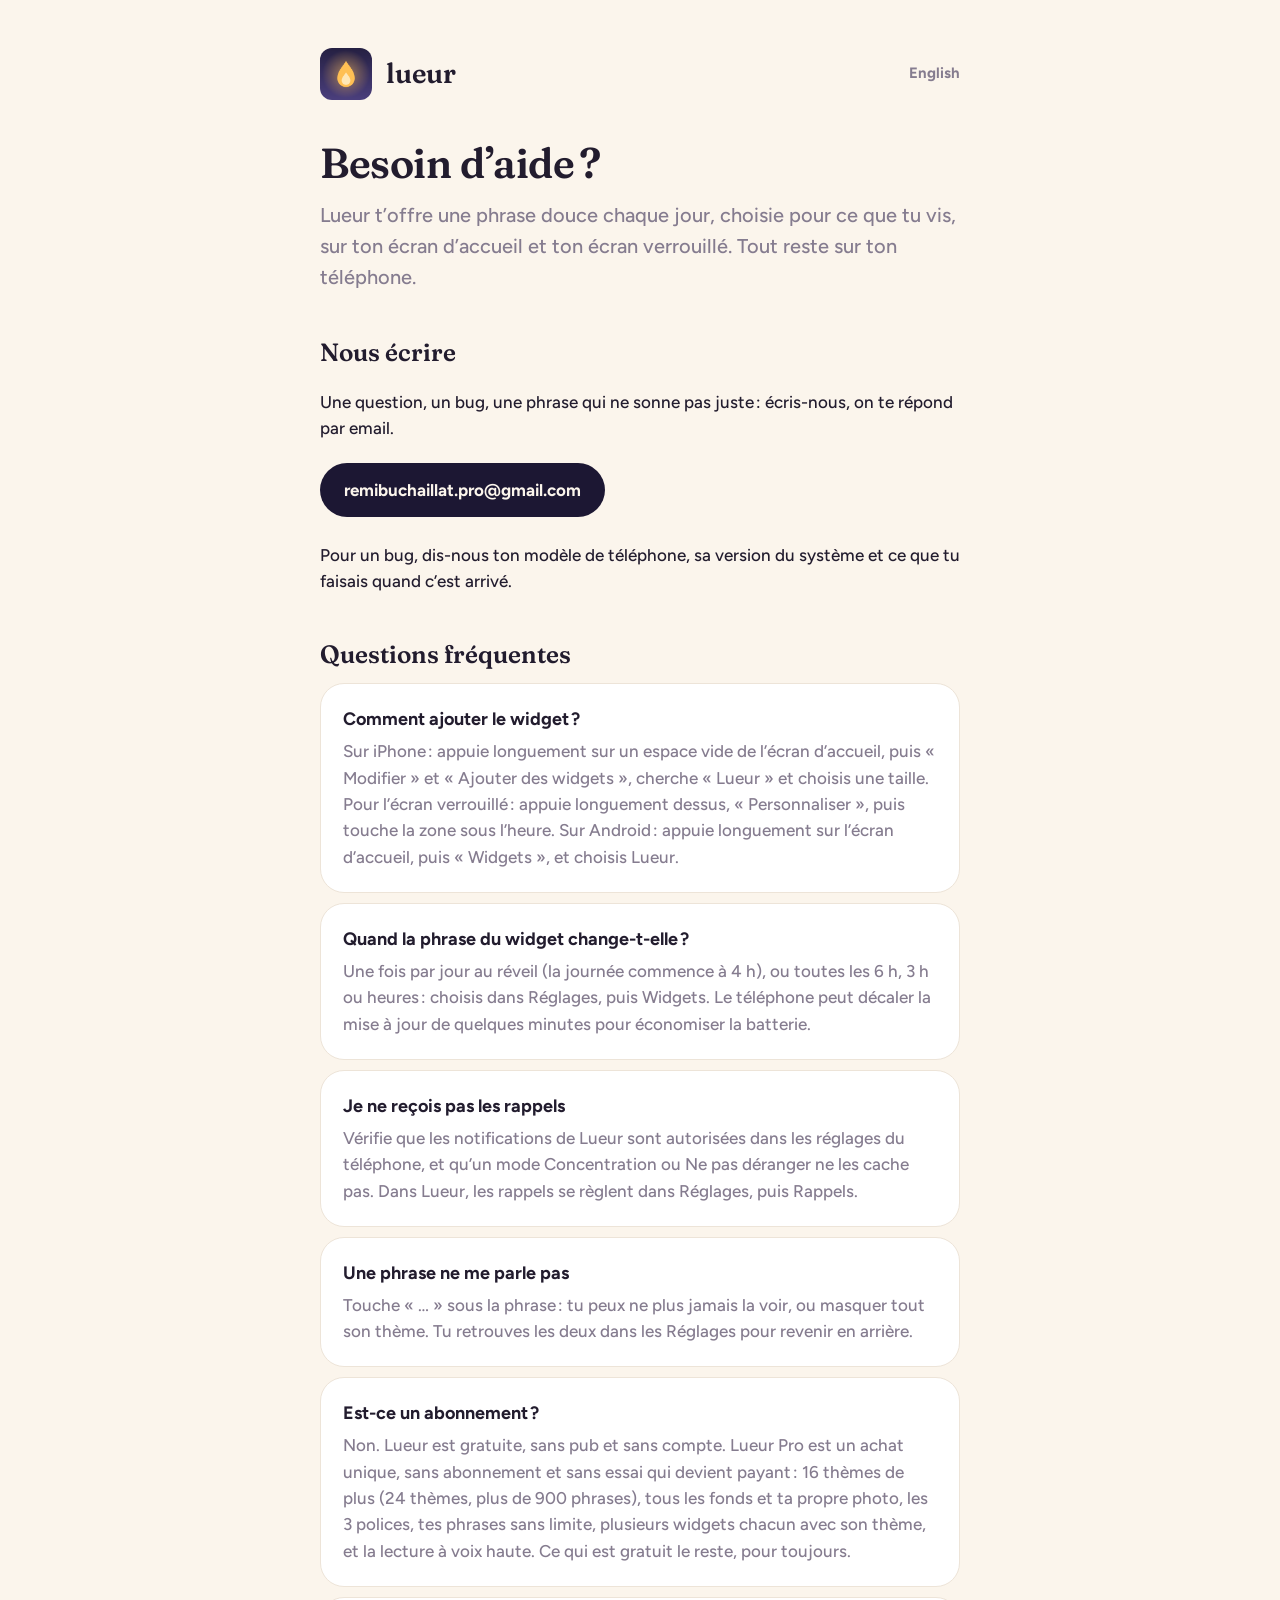
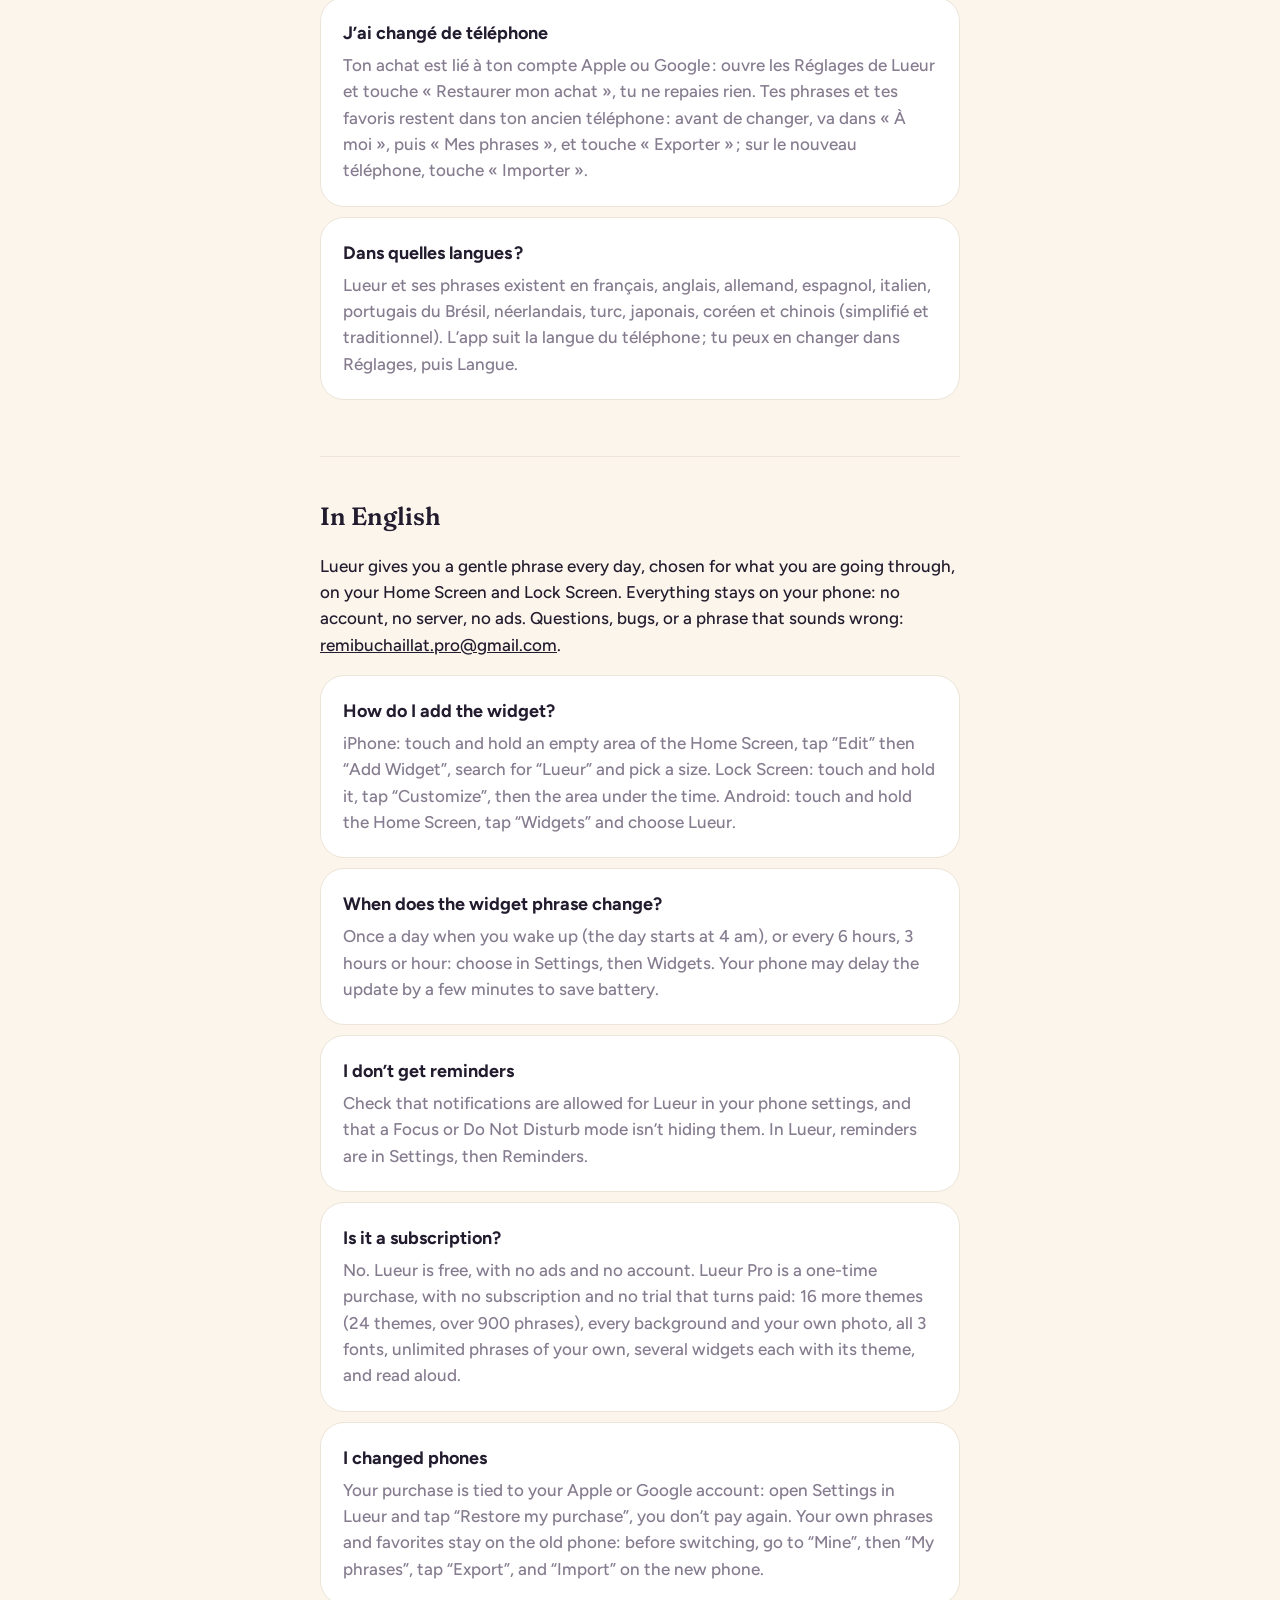
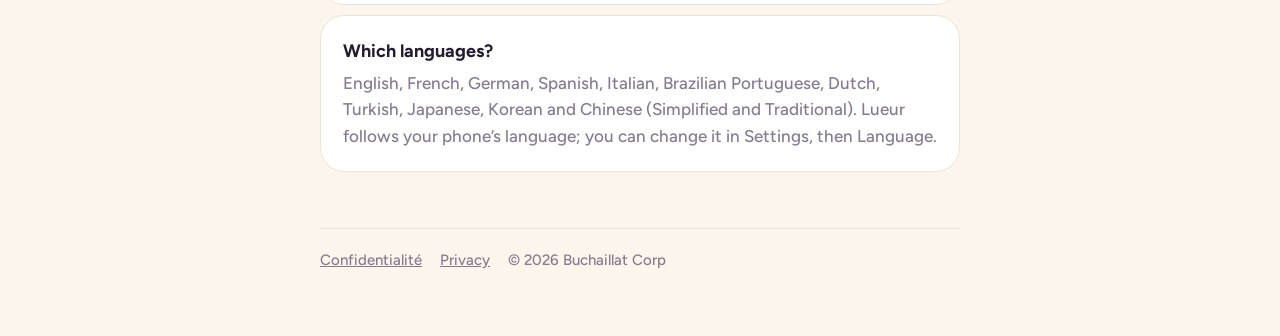
<file: index.html>
<!doctype html>
<html lang="fr">
<head>
  <meta charset="utf-8">
  <meta name="viewport" content="width=device-width, initial-scale=1">
  <title>Lueur · Support</title>
  <meta name="description" content="Aide et contact pour Lueur, une phrase douce chaque jour sur ton écran. Help and contact for Lueur.">
  <link rel="icon" href="icon.png">
  <link rel="stylesheet" href="style.css">
</head>
<body>
<main>
  <header>
    <img src="icon.png" alt="">
    <a href="./">lueur</a>
    <nav><a href="#english" lang="en">English</a></nav>
  </header>

  <h1>Besoin d’aide ?</h1>
  <p class="lead">Lueur t’offre une phrase douce chaque jour, choisie pour ce que tu vis, sur ton écran d’accueil et ton écran verrouillé. Tout reste sur ton téléphone.</p>

  <h2>Nous écrire</h2>
  <p>Une question, un bug, une phrase qui ne sonne pas juste : écris-nous, on te répond par email.</p>
  <a class="contact" href="mailto:remibuchaillat.pro@gmail.com?subject=Lueur">remibuchaillat.pro@gmail.com</a>
  <p>Pour un bug, dis-nous ton modèle de téléphone, sa version du système et ce que tu faisais quand c’est arrivé.</p>

  <h2>Questions fréquentes</h2>

  <div class="card">
    <h3>Comment ajouter le widget ?</h3>
    <p>Sur iPhone : appuie longuement sur un espace vide de l’écran d’accueil, puis « Modifier » et « Ajouter des widgets », cherche « Lueur » et choisis une taille. Pour l’écran verrouillé : appuie longuement dessus, « Personnaliser », puis touche la zone sous l’heure. Sur Android : appuie longuement sur l’écran d’accueil, puis « Widgets », et choisis Lueur.</p>
  </div>

  <div class="card">
    <h3>Quand la phrase du widget change-t-elle ?</h3>
    <p>Une fois par jour au réveil (la journée commence à 4 h), ou toutes les 6 h, 3 h ou heures : choisis dans Réglages, puis Widgets. Le téléphone peut décaler la mise à jour de quelques minutes pour économiser la batterie.</p>
  </div>

  <div class="card">
    <h3>Je ne reçois pas les rappels</h3>
    <p>Vérifie que les notifications de Lueur sont autorisées dans les réglages du téléphone, et qu’un mode Concentration ou Ne pas déranger ne les cache pas. Dans Lueur, les rappels se règlent dans Réglages, puis Rappels.</p>
  </div>

  <div class="card">
    <h3>Une phrase ne me parle pas</h3>
    <p>Touche « … » sous la phrase : tu peux ne plus jamais la voir, ou masquer tout son thème. Tu retrouves les deux dans les Réglages pour revenir en arrière.</p>
  </div>

  <div class="card">
    <h3>Est-ce un abonnement ?</h3>
    <p>Non. Lueur est gratuite, sans pub et sans compte. Lueur Pro est un achat unique, sans abonnement et sans essai qui devient payant : 16 thèmes de plus (24 thèmes, plus de 900 phrases), tous les fonds et ta propre photo, les 3 polices, tes phrases sans limite, plusieurs widgets chacun avec son thème, et la lecture à voix haute. Ce qui est gratuit le reste, pour toujours.</p>
  </div>

  <div class="card">
    <h3>J’ai changé de téléphone</h3>
    <p>Ton achat est lié à ton compte Apple ou Google : ouvre les Réglages de Lueur et touche « Restaurer mon achat », tu ne repaies rien. Tes phrases et tes favoris restent dans ton ancien téléphone : avant de changer, va dans « À moi », puis « Mes phrases », et touche « Exporter » ; sur le nouveau téléphone, touche « Importer ».</p>
  </div>

  <div class="card">
    <h3>Dans quelles langues ?</h3>
    <p>Lueur et ses phrases existent en français, anglais, allemand, espagnol, italien, portugais du Brésil, néerlandais, turc, japonais, coréen et chinois (simplifié et traditionnel). L’app suit la langue du téléphone ; tu peux en changer dans Réglages, puis Langue.</p>
  </div>

  <hr>
  <h2 id="english" lang="en">In English</h2>
  <div lang="en">
    <p>Lueur gives you a gentle phrase every day, chosen for what you are going through, on your Home Screen and Lock Screen. Everything stays on your phone: no account, no server, no ads. Questions, bugs, or a phrase that sounds wrong: <a href="mailto:remibuchaillat.pro@gmail.com?subject=Lueur">remibuchaillat.pro@gmail.com</a>.</p>

    <div class="card">
      <h3>How do I add the widget?</h3>
      <p>iPhone: touch and hold an empty area of the Home Screen, tap “Edit” then “Add Widget”, search for “Lueur” and pick a size. Lock Screen: touch and hold it, tap “Customize”, then the area under the time. Android: touch and hold the Home Screen, tap “Widgets” and choose Lueur.</p>
    </div>
    <div class="card">
      <h3>When does the widget phrase change?</h3>
      <p>Once a day when you wake up (the day starts at 4 am), or every 6 hours, 3 hours or hour: choose in Settings, then Widgets. Your phone may delay the update by a few minutes to save battery.</p>
    </div>
    <div class="card">
      <h3>I don’t get reminders</h3>
      <p>Check that notifications are allowed for Lueur in your phone settings, and that a Focus or Do Not Disturb mode isn’t hiding them. In Lueur, reminders are in Settings, then Reminders.</p>
    </div>
    <div class="card">
      <h3>Is it a subscription?</h3>
      <p>No. Lueur is free, with no ads and no account. Lueur Pro is a one-time purchase, with no subscription and no trial that turns paid: 16 more themes (24 themes, over 900 phrases), every background and your own photo, all 3 fonts, unlimited phrases of your own, several widgets each with its theme, and read aloud.</p>
    </div>
    <div class="card">
      <h3>I changed phones</h3>
      <p>Your purchase is tied to your Apple or Google account: open Settings in Lueur and tap “Restore my purchase”, you don’t pay again. Your own phrases and favorites stay on the old phone: before switching, go to “Mine”, then “My phrases”, tap “Export”, and “Import” on the new phone.</p>
    </div>
    <div class="card">
      <h3>Which languages?</h3>
      <p>English, French, German, Spanish, Italian, Brazilian Portuguese, Dutch, Turkish, Japanese, Korean and Chinese (Simplified and Traditional). Lueur follows your phone’s language; you can change it in Settings, then Language.</p>
    </div>
  </div>

  <footer>
    <a href="confidentialite.html">Confidentialité</a>
    <a href="privacy.html" lang="en">Privacy</a>
    <span>© 2026 Buchaillat Corp</span>
  </footer>
</main>
</body>
</html>
</file>
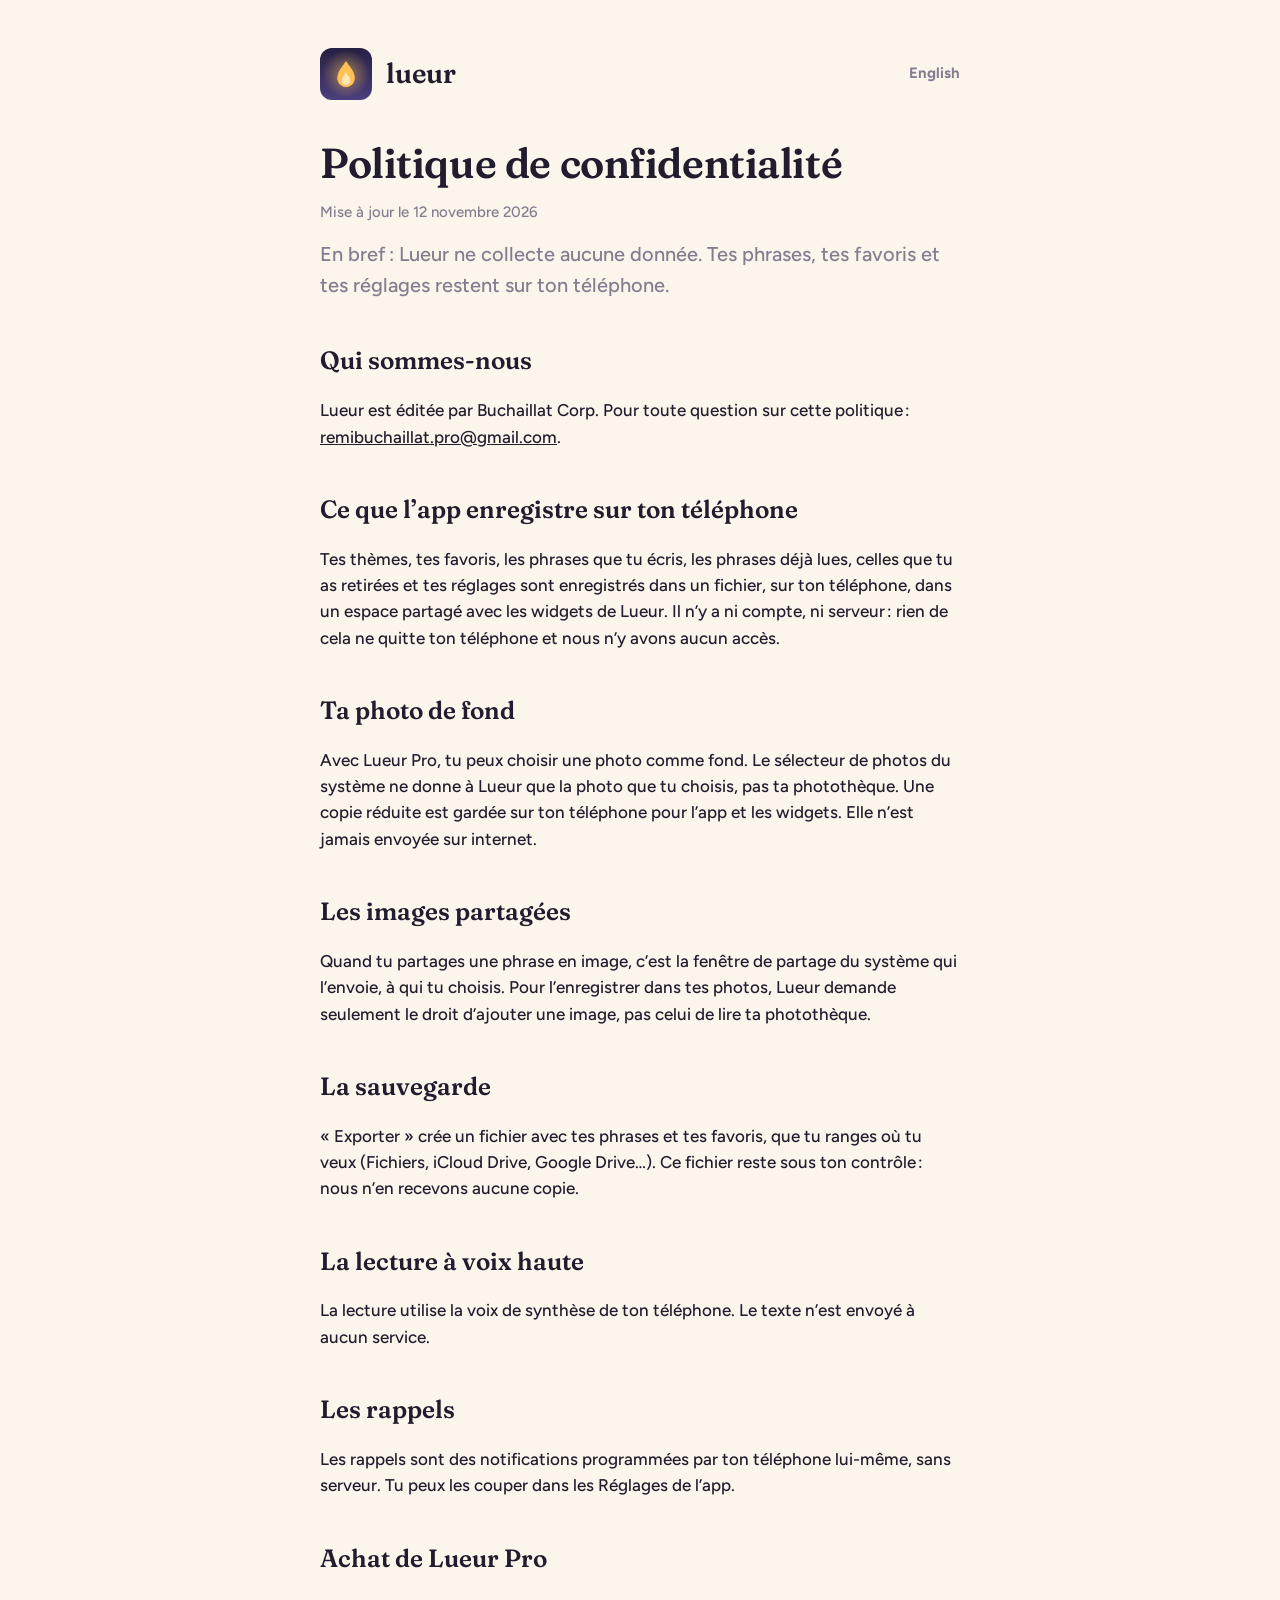
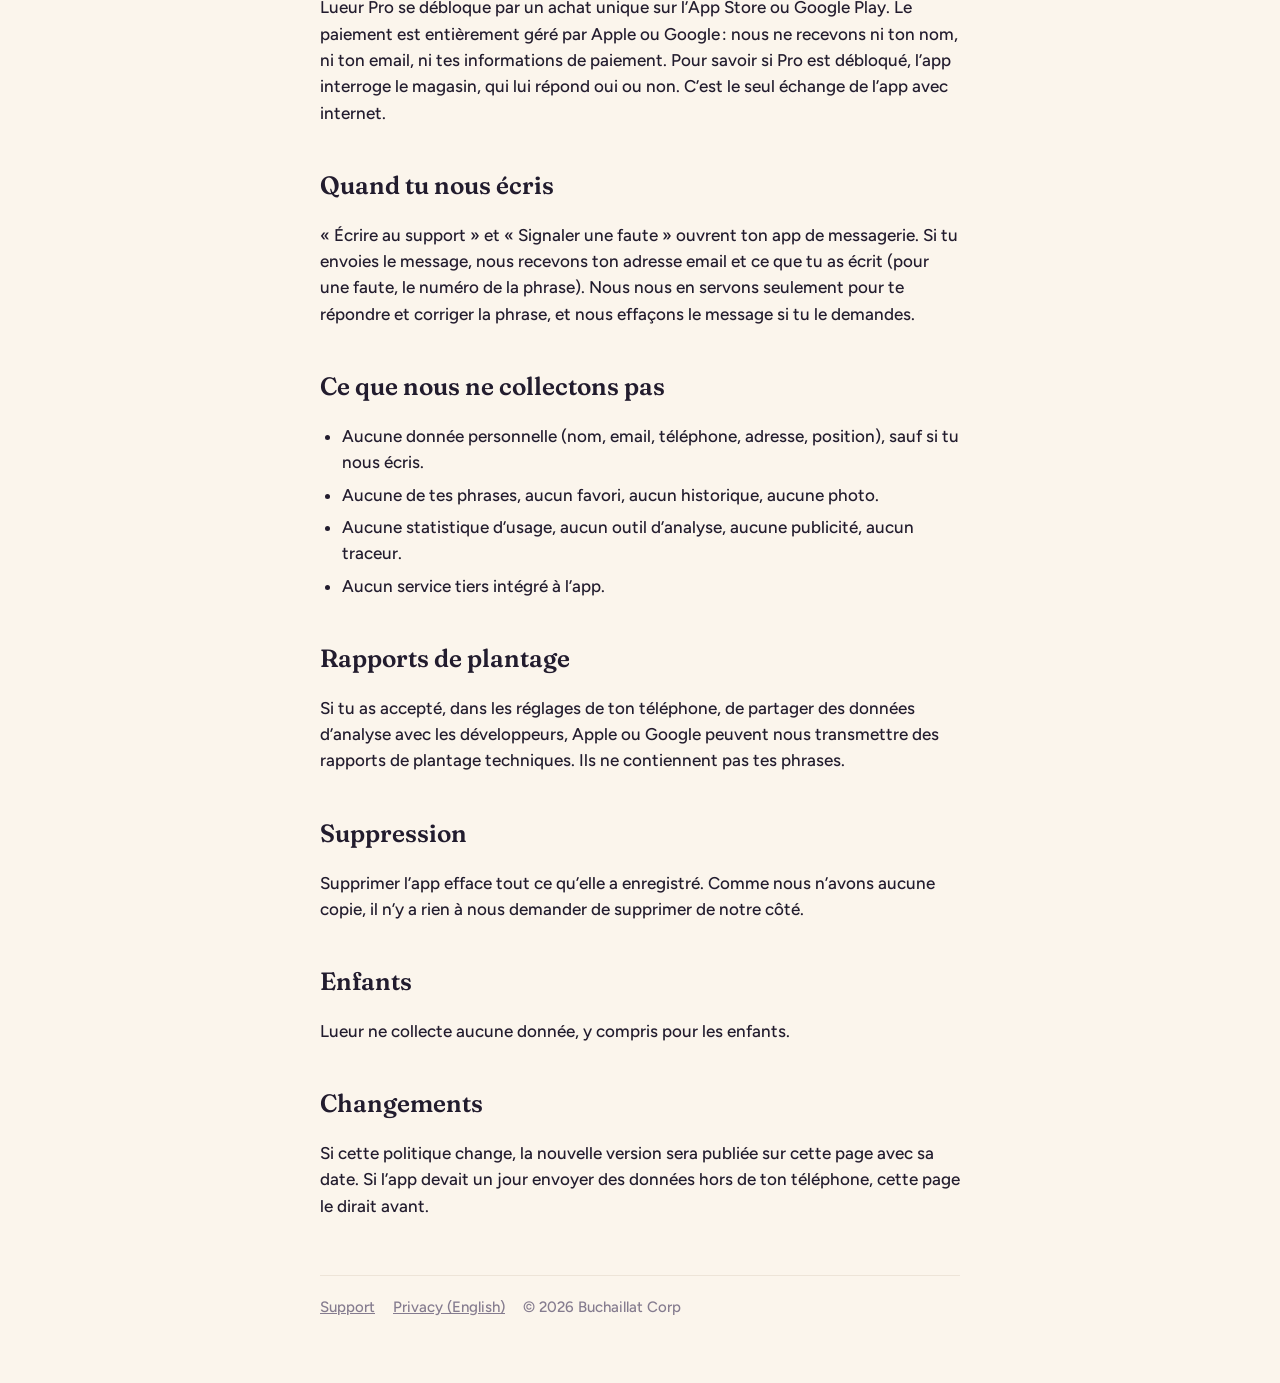
<file: confidentialite.html>
<!doctype html>
<html lang="fr">
<head>
  <meta charset="utf-8">
  <meta name="viewport" content="width=device-width, initial-scale=1">
  <title>Lueur · Confidentialité</title>
  <meta name="description" content="Politique de confidentialité de Lueur : aucune donnée collectée, tout reste sur ton téléphone.">
  <link rel="icon" href="icon.png">
  <link rel="stylesheet" href="style.css">
</head>
<body>
<main>
  <header>
    <img src="icon.png" alt="">
    <a href="./">lueur</a>
    <nav><a href="privacy.html" lang="en">English</a></nav>
  </header>

  <h1>Politique de confidentialité</h1>
  <p class="date">Mise à jour le 12 novembre 2026</p>
  <p class="lead">En bref : Lueur ne collecte aucune donnée. Tes phrases, tes favoris et tes réglages restent sur ton téléphone.</p>

  <h2>Qui sommes-nous</h2>
  <p>Lueur est éditée par Buchaillat Corp. Pour toute question sur cette politique : <a href="mailto:remibuchaillat.pro@gmail.com">remibuchaillat.pro@gmail.com</a>.</p>

  <h2>Ce que l’app enregistre sur ton téléphone</h2>
  <p>Tes thèmes, tes favoris, les phrases que tu écris, les phrases déjà lues, celles que tu as retirées et tes réglages sont enregistrés dans un fichier, sur ton téléphone, dans un espace partagé avec les widgets de Lueur. Il n’y a ni compte, ni serveur : rien de cela ne quitte ton téléphone et nous n’y avons aucun accès.</p>

  <h2>Ta photo de fond</h2>
  <p>Avec Lueur Pro, tu peux choisir une photo comme fond. Le sélecteur de photos du système ne donne à Lueur que la photo que tu choisis, pas ta photothèque. Une copie réduite est gardée sur ton téléphone pour l’app et les widgets. Elle n’est jamais envoyée sur internet.</p>

  <h2>Les images partagées</h2>
  <p>Quand tu partages une phrase en image, c’est la fenêtre de partage du système qui l’envoie, à qui tu choisis. Pour l’enregistrer dans tes photos, Lueur demande seulement le droit d’ajouter une image, pas celui de lire ta photothèque.</p>

  <h2>La sauvegarde</h2>
  <p>« Exporter » crée un fichier avec tes phrases et tes favoris, que tu ranges où tu veux (Fichiers, iCloud Drive, Google Drive…). Ce fichier reste sous ton contrôle : nous n’en recevons aucune copie.</p>

  <h2>La lecture à voix haute</h2>
  <p>La lecture utilise la voix de synthèse de ton téléphone. Le texte n’est envoyé à aucun service.</p>

  <h2>Les rappels</h2>
  <p>Les rappels sont des notifications programmées par ton téléphone lui-même, sans serveur. Tu peux les couper dans les Réglages de l’app.</p>

  <h2>Achat de Lueur Pro</h2>
  <p>Lueur Pro se débloque par un achat unique sur l’App Store ou Google Play. Le paiement est entièrement géré par Apple ou Google : nous ne recevons ni ton nom, ni ton email, ni tes informations de paiement. Pour savoir si Pro est débloqué, l’app interroge le magasin, qui lui répond oui ou non. C’est le seul échange de l’app avec internet.</p>

  <h2>Quand tu nous écris</h2>
  <p>« Écrire au support » et « Signaler une faute » ouvrent ton app de messagerie. Si tu envoies le message, nous recevons ton adresse email et ce que tu as écrit (pour une faute, le numéro de la phrase). Nous nous en servons seulement pour te répondre et corriger la phrase, et nous effaçons le message si tu le demandes.</p>

  <h2>Ce que nous ne collectons pas</h2>
  <ul>
    <li>Aucune donnée personnelle (nom, email, téléphone, adresse, position), sauf si tu nous écris.</li>
    <li>Aucune de tes phrases, aucun favori, aucun historique, aucune photo.</li>
    <li>Aucune statistique d’usage, aucun outil d’analyse, aucune publicité, aucun traceur.</li>
    <li>Aucun service tiers intégré à l’app.</li>
  </ul>

  <h2>Rapports de plantage</h2>
  <p>Si tu as accepté, dans les réglages de ton téléphone, de partager des données d’analyse avec les développeurs, Apple ou Google peuvent nous transmettre des rapports de plantage techniques. Ils ne contiennent pas tes phrases.</p>

  <h2>Suppression</h2>
  <p>Supprimer l’app efface tout ce qu’elle a enregistré. Comme nous n’avons aucune copie, il n’y a rien à nous demander de supprimer de notre côté.</p>

  <h2>Enfants</h2>
  <p>Lueur ne collecte aucune donnée, y compris pour les enfants.</p>

  <h2>Changements</h2>
  <p>Si cette politique change, la nouvelle version sera publiée sur cette page avec sa date. Si l’app devait un jour envoyer des données hors de ton téléphone, cette page le dirait avant.</p>

  <footer>
    <a href="./">Support</a>
    <a href="privacy.html" lang="en">Privacy (English)</a>
    <span>© 2026 Buchaillat Corp</span>
  </footer>
</main>
</body>
</html>
</file>
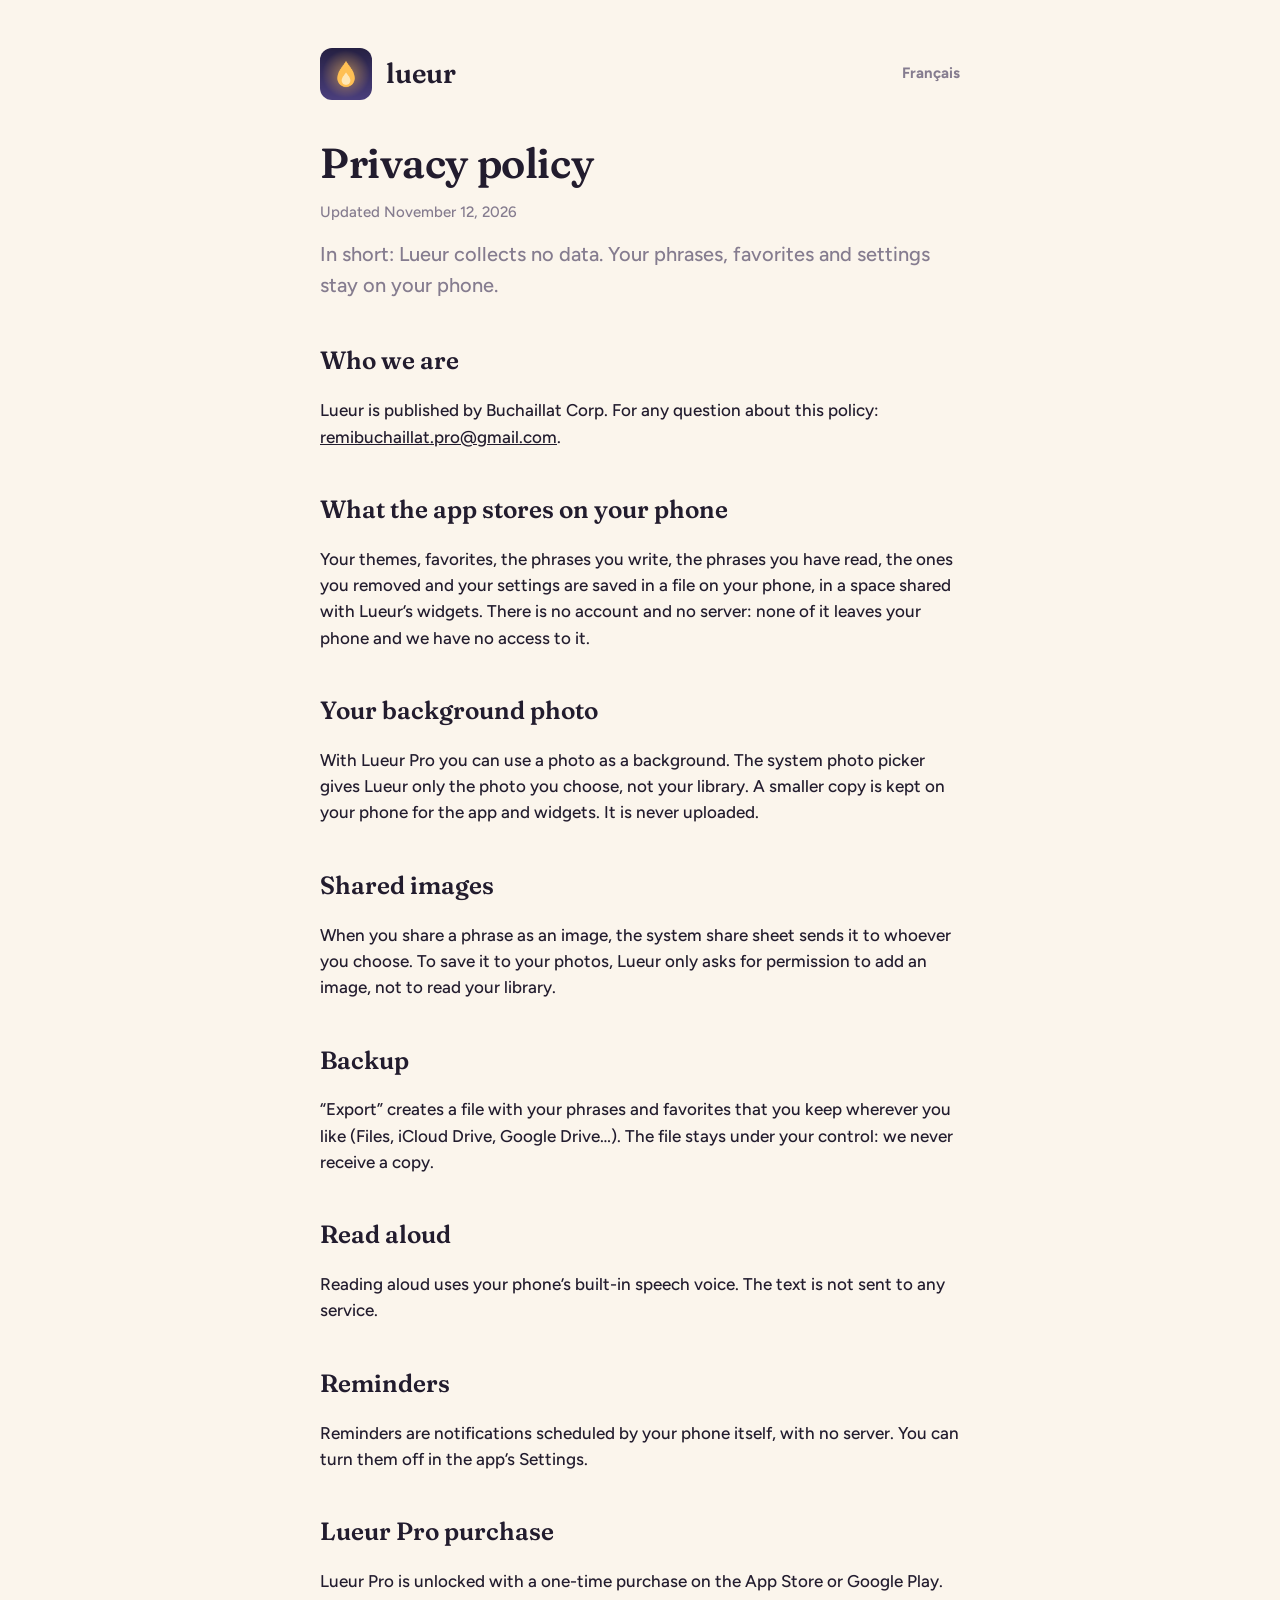
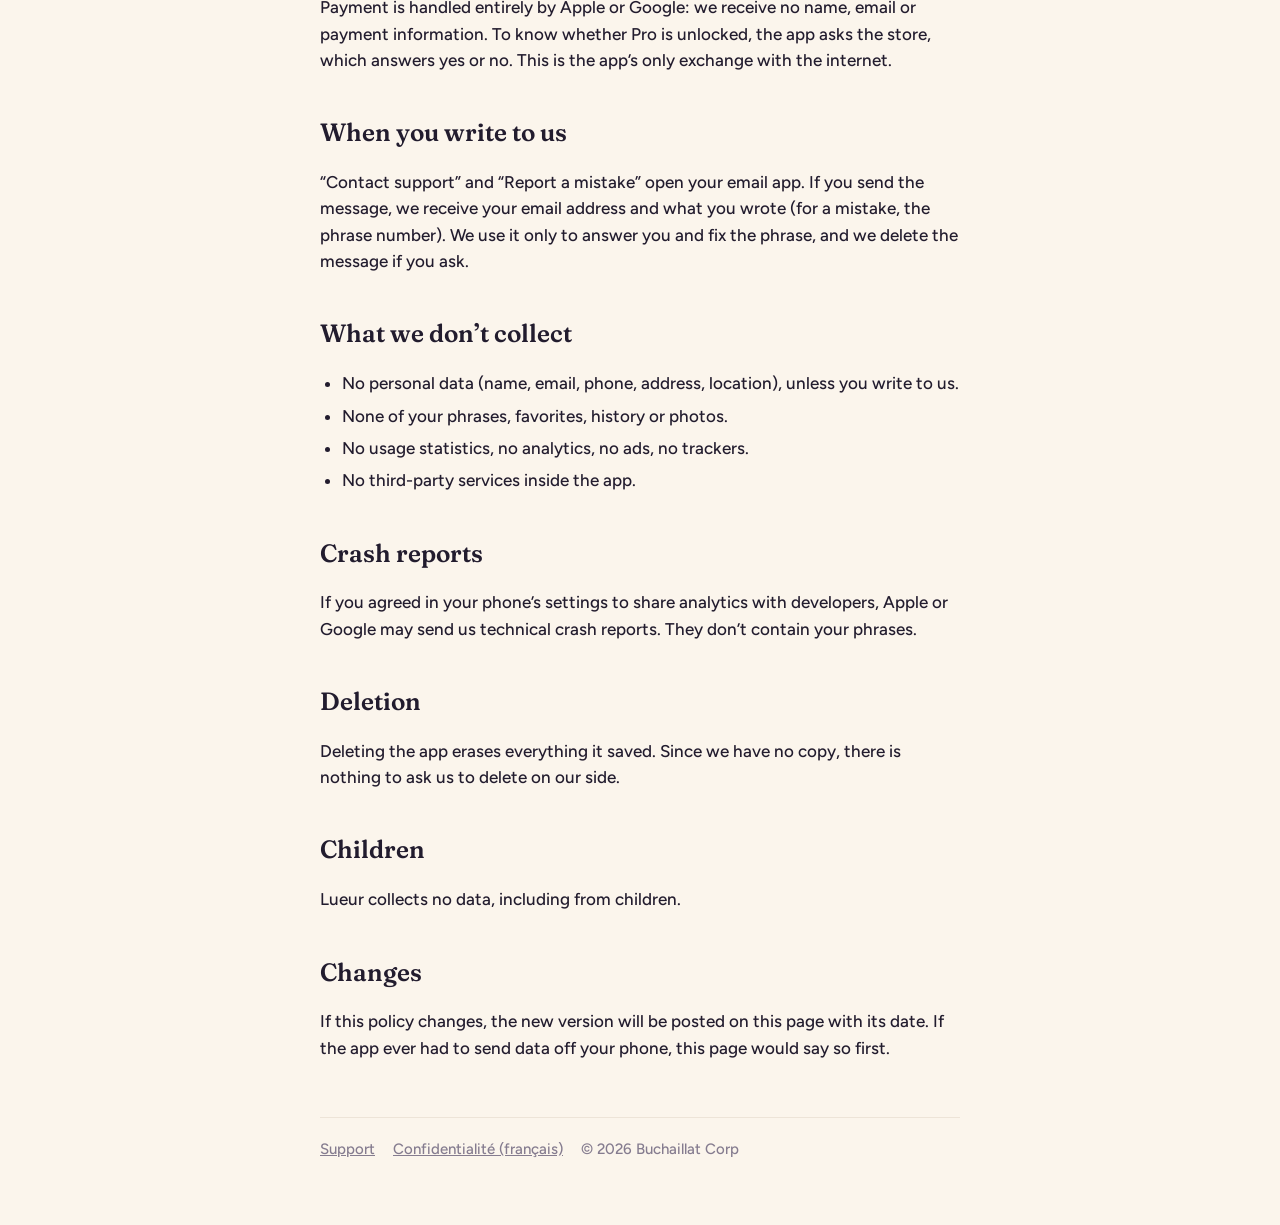
<file: privacy.html>
<!doctype html>
<html lang="en">
<head>
  <meta charset="utf-8">
  <meta name="viewport" content="width=device-width, initial-scale=1">
  <title>Lueur · Privacy</title>
  <meta name="description" content="Lueur privacy policy: no data collected, everything stays on your phone.">
  <link rel="icon" href="icon.png">
  <link rel="stylesheet" href="style.css">
</head>
<body>
<main>
  <header>
    <img src="icon.png" alt="">
    <a href="./">lueur</a>
    <nav><a href="confidentialite.html" lang="fr">Français</a></nav>
  </header>

  <h1>Privacy policy</h1>
  <p class="date">Updated November 12, 2026</p>
  <p class="lead">In short: Lueur collects no data. Your phrases, favorites and settings stay on your phone.</p>

  <h2>Who we are</h2>
  <p>Lueur is published by Buchaillat Corp. For any question about this policy: <a href="mailto:remibuchaillat.pro@gmail.com">remibuchaillat.pro@gmail.com</a>.</p>

  <h2>What the app stores on your phone</h2>
  <p>Your themes, favorites, the phrases you write, the phrases you have read, the ones you removed and your settings are saved in a file on your phone, in a space shared with Lueur’s widgets. There is no account and no server: none of it leaves your phone and we have no access to it.</p>

  <h2>Your background photo</h2>
  <p>With Lueur Pro you can use a photo as a background. The system photo picker gives Lueur only the photo you choose, not your library. A smaller copy is kept on your phone for the app and widgets. It is never uploaded.</p>

  <h2>Shared images</h2>
  <p>When you share a phrase as an image, the system share sheet sends it to whoever you choose. To save it to your photos, Lueur only asks for permission to add an image, not to read your library.</p>

  <h2>Backup</h2>
  <p>“Export” creates a file with your phrases and favorites that you keep wherever you like (Files, iCloud Drive, Google Drive…). The file stays under your control: we never receive a copy.</p>

  <h2>Read aloud</h2>
  <p>Reading aloud uses your phone’s built-in speech voice. The text is not sent to any service.</p>

  <h2>Reminders</h2>
  <p>Reminders are notifications scheduled by your phone itself, with no server. You can turn them off in the app’s Settings.</p>

  <h2>Lueur Pro purchase</h2>
  <p>Lueur Pro is unlocked with a one-time purchase on the App Store or Google Play. Payment is handled entirely by Apple or Google: we receive no name, email or payment information. To know whether Pro is unlocked, the app asks the store, which answers yes or no. This is the app’s only exchange with the internet.</p>

  <h2>When you write to us</h2>
  <p>“Contact support” and “Report a mistake” open your email app. If you send the message, we receive your email address and what you wrote (for a mistake, the phrase number). We use it only to answer you and fix the phrase, and we delete the message if you ask.</p>

  <h2>What we don’t collect</h2>
  <ul>
    <li>No personal data (name, email, phone, address, location), unless you write to us.</li>
    <li>None of your phrases, favorites, history or photos.</li>
    <li>No usage statistics, no analytics, no ads, no trackers.</li>
    <li>No third-party services inside the app.</li>
  </ul>

  <h2>Crash reports</h2>
  <p>If you agreed in your phone’s settings to share analytics with developers, Apple or Google may send us technical crash reports. They don’t contain your phrases.</p>

  <h2>Deletion</h2>
  <p>Deleting the app erases everything it saved. Since we have no copy, there is nothing to ask us to delete on our side.</p>

  <h2>Children</h2>
  <p>Lueur collects no data, including from children.</p>

  <h2>Changes</h2>
  <p>If this policy changes, the new version will be posted on this page with its date. If the app ever had to send data off your phone, this page would say so first.</p>

  <footer>
    <a href="./">Support</a>
    <a href="confidentialite.html" lang="fr">Confidentialité (français)</a>
    <span>© 2026 Buchaillat Corp</span>
  </footer>
</main>
</body>
</html>
</file>
<file: style.css>
@font-face { font-family: "Fraunces"; src: url("fonts/Fraunces-SemiBold.ttf"); font-weight: 600; font-display: swap; }
@font-face { font-family: "Figtree"; src: url("fonts/Figtree-Medium.ttf"); font-weight: 500; font-display: swap; }
@font-face { font-family: "Figtree"; src: url("fonts/Figtree-Bold.ttf"); font-weight: 700; font-display: swap; }

:root {
  --paper: #FBF5EC;
  --ink: #221C2E;
  --mute: #857C8F;
  --card: #FFFFFF;
  --line: #EDE4D8;
  --night: #1C1733;
  --glow: #FFB443;
  --ember: #FF7A4D;
}

* { box-sizing: border-box; }

body {
  margin: 0;
  background: var(--paper);
  color: var(--ink);
  font-family: "Figtree", -apple-system, system-ui, sans-serif;
  font-weight: 500;
  font-size: 17px;
  line-height: 1.55;
}

main { max-width: 680px; margin: 0 auto; padding: 48px 20px 64px; }

header { display: flex; align-items: center; gap: 14px; margin-bottom: 40px; }
header img { width: 52px; height: 52px; border-radius: 12px; }
header a { color: inherit; text-decoration: none; font-family: "Fraunces", Georgia, serif; font-weight: 600; font-size: 28px; }
header nav { margin-left: auto; font-size: 15px; }
header nav a { font-family: "Figtree", sans-serif; font-weight: 700; font-size: 15px; color: var(--mute); }

h1 { font-family: "Fraunces", Georgia, serif; font-weight: 600; font-size: 42px; line-height: 1.1; letter-spacing: -0.01em; margin: 0 0 14px; }
h2 { font-family: "Fraunces", Georgia, serif; font-weight: 600; font-size: 25px; margin: 40px 0 10px; }
h3 { font-weight: 700; font-size: 18px; margin: 0 0 4px; }

.lead { font-size: 20px; color: var(--mute); margin: 0 0 32px; }
.date { color: var(--mute); font-size: 15px; }

.card { background: var(--card); border: 1px solid var(--line); border-radius: 24px; padding: 22px; margin: 10px 0; }
.card p { margin: 0; color: var(--mute); }

.contact { display: inline-block; background: var(--night); color: var(--paper); border-radius: 999px; padding: 14px 24px; font-weight: 700; text-decoration: none; margin: 4px 0 8px; }

a { color: var(--ink); }
ul { padding-left: 22px; }
li { margin: 6px 0; }
hr { border: 0; border-top: 1px solid var(--line); margin: 56px 0 0; }

footer { margin-top: 56px; padding-top: 20px; border-top: 1px solid var(--line); color: var(--mute); font-size: 15px; display: flex; gap: 18px; flex-wrap: wrap; }
footer a { color: var(--mute); }

@media (max-width: 480px) {
  main { padding-top: 32px; }
  h1 { font-size: 34px; }
}
</file>
